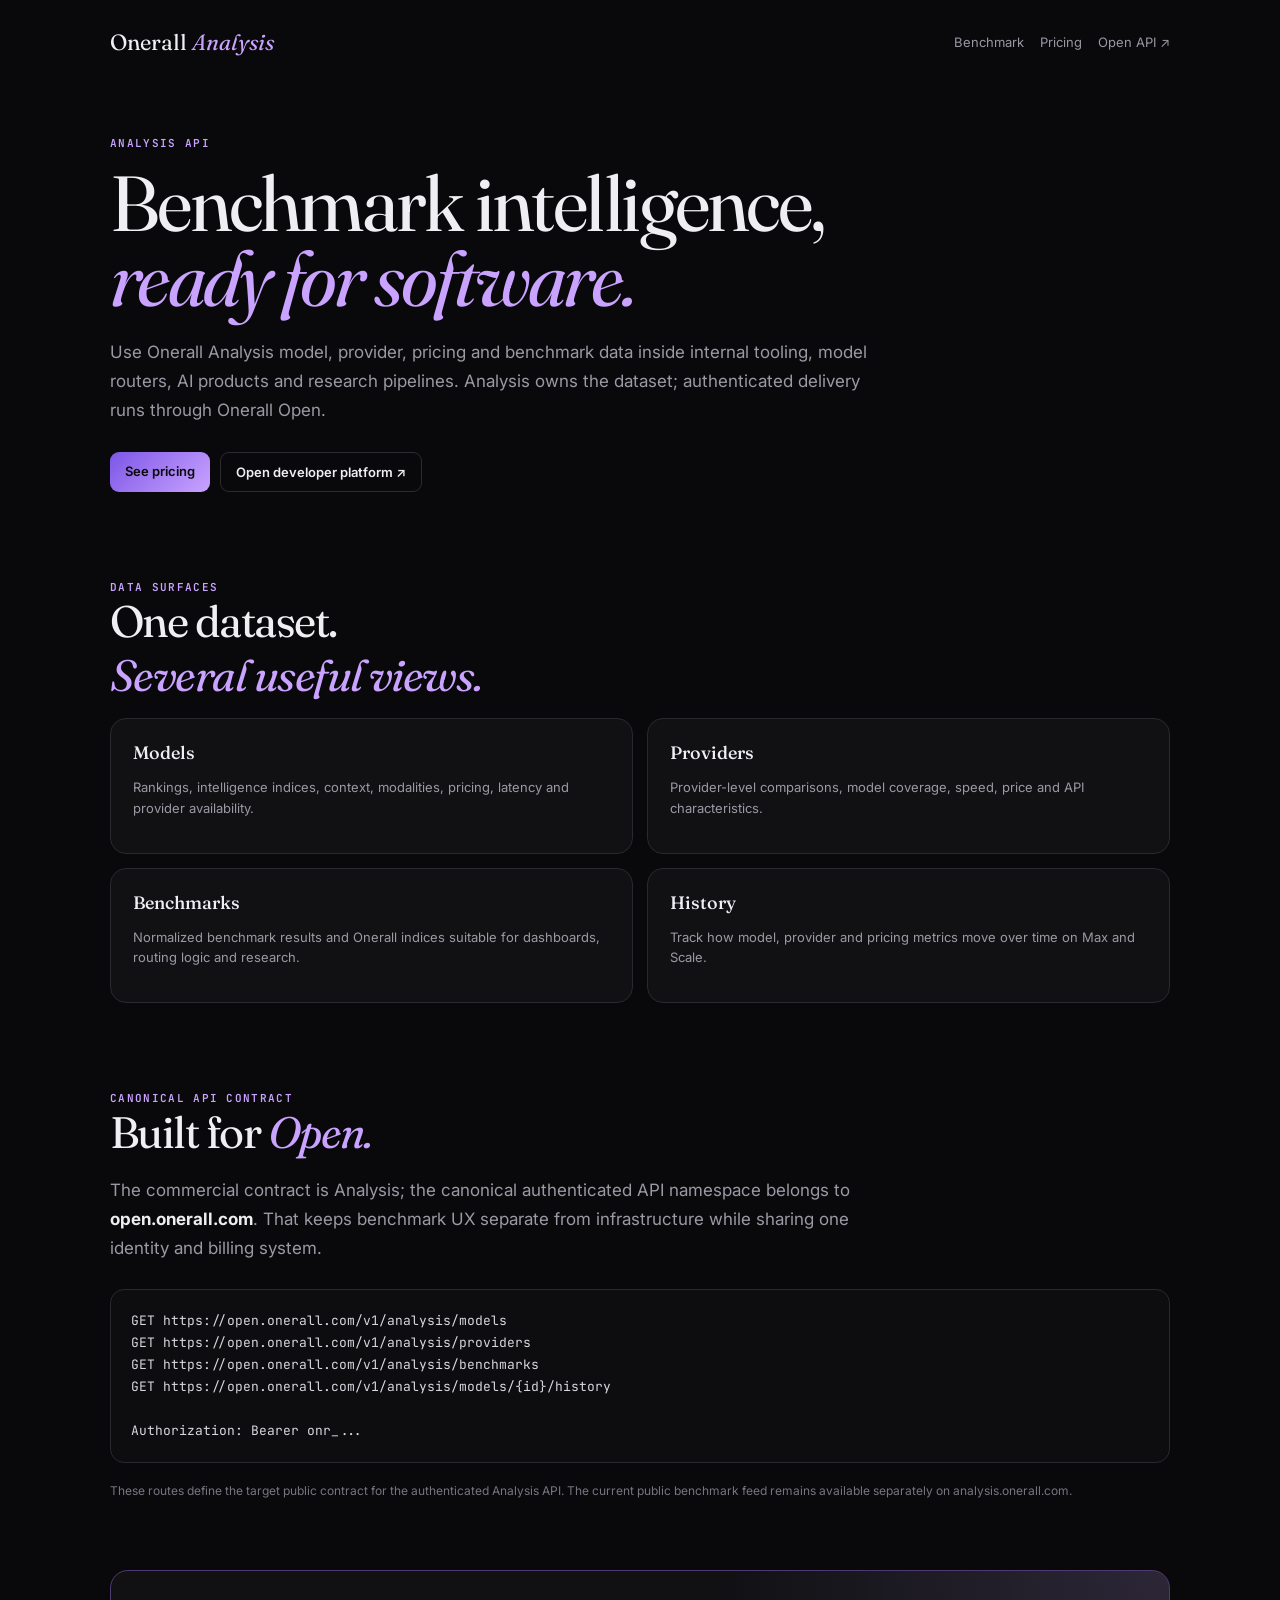
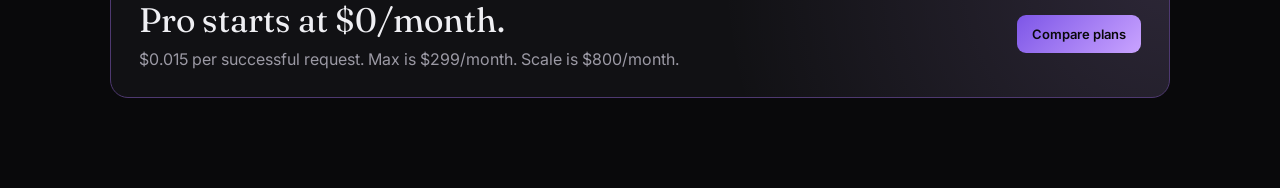
<file: public/api/index.html>
<!DOCTYPE html>
<html lang="en">
<head>
<meta charset="utf-8">
<meta name="viewport" content="width=device-width, initial-scale=1">
<title>Analysis API — Onerall Analysis</title>
<meta name="description" content="Programmatic access to Onerall Analysis model, provider, benchmark and pricing data through Onerall Open.">
<link rel="icon" href="../images/favicon.ico" type="image/x-icon">
<link rel="preconnect" href="https://fonts.googleapis.com">
<link rel="preconnect" href="https://fonts.gstatic.com" crossorigin>
<link rel="stylesheet" href="https://fonts.googleapis.com/css2?family=Fraunces:ital,wght@300..700&family=Inter:wght@400;500;600;700&family=JetBrains+Mono:wght@400;500;600&display=swap">
<style>
body{margin:0;background:#09090b;color:#efeff3;font-family:Inter,system-ui,sans-serif}.wrap{max-width:1060px;margin:auto;padding:28px 24px 90px}a{color:inherit}.nav{display:flex;justify-content:space-between;align-items:center;gap:20px;margin-bottom:80px}.brand{font:400 22px Fraunces,serif;text-decoration:none}.brand em{color:#c9a3ff}.nav div{display:flex;gap:16px;align-items:center}.nav div a{font-size:13px;text-decoration:none;color:#9997a3}.nav div a:hover{color:#fff}.pill{font:600 11px JetBrains Mono,monospace;color:#c9a3ff;text-transform:uppercase;letter-spacing:.12em}h1,h2{font-family:Fraunces,serif;font-weight:400;letter-spacing:-.035em}h1{font-size:clamp(46px,7vw,78px);line-height:.96;margin:16px 0 22px;max-width:850px}h1 em,h2 em{color:#c9a3ff}.lede{color:#9b99a4;line-height:1.7;font-size:17px;max-width:760px}.actions{display:flex;gap:10px;flex-wrap:wrap;margin-top:28px}.btn{border:1px solid #2b2b31;border-radius:9px;padding:11px 15px;text-decoration:none;font-size:13px;font-weight:600}.btn.primary{background:linear-gradient(135deg,#7d56e7,#c9a3ff);color:#09090b;border:0}.section{margin-top:88px}.section h2{font-size:44px;margin:0 0 16px}.grid{display:grid;grid-template-columns:repeat(2,1fr);gap:14px}.card{border:1px solid #29292f;background:#111114;border-radius:16px;padding:22px}.card h3{margin:0 0 8px;font:500 18px Fraunces,serif}.card p{color:#9b99a4;font-size:13px;line-height:1.55}.code{margin-top:26px;border:1px solid #29292f;background:#0d0d10;border-radius:14px;padding:20px;overflow:auto;color:#d8d7dd;font:13px/1.7 JetBrains Mono,monospace}.muted{color:#9b99a4}.pricebar{margin-top:70px;border:1px solid #4e3970;border-radius:18px;padding:28px;background:radial-gradient(circle at 100% 0,rgba(201,163,255,.15),transparent 42%),#111114;display:flex;justify-content:space-between;gap:24px;align-items:center}.pricebar strong{font:400 34px Fraunces,serif}.pricebar p{color:#9b99a4;margin:8px 0 0}.note{margin-top:18px;color:#777580;font-size:12px;line-height:1.6}@media(max-width:720px){.grid{grid-template-columns:1fr}.nav{margin-bottom:55px}.pricebar{flex-direction:column;align-items:flex-start}.nav div a:first-child{display:none}}
</style>
</head>
<body>
<div class="wrap">
  <div class="nav">
    <a class="brand" href="../">Onerall <em>Analysis</em></a>
    <div><a href="../benchmark/">Benchmark</a><a href="../pricing/">Pricing</a><a href="https://open.onerall.com">Open API ↗</a></div>
  </div>

  <div class="pill">Analysis API</div>
  <h1>Benchmark intelligence,<br><em>ready for software.</em></h1>
  <p class="lede">Use Onerall Analysis model, provider, pricing and benchmark data inside internal tooling, model routers, AI products and research pipelines. Analysis owns the dataset; authenticated delivery runs through Onerall Open.</p>
  <div class="actions"><a class="btn primary" href="../pricing/">See pricing</a><a class="btn" href="https://open.onerall.com">Open developer platform ↗</a></div>

  <section class="section">
    <div class="pill">Data surfaces</div>
    <h2>One dataset.<br><em>Several useful views.</em></h2>
    <div class="grid">
      <div class="card"><h3>Models</h3><p>Rankings, intelligence indices, context, modalities, pricing, latency and provider availability.</p></div>
      <div class="card"><h3>Providers</h3><p>Provider-level comparisons, model coverage, speed, price and API characteristics.</p></div>
      <div class="card"><h3>Benchmarks</h3><p>Normalized benchmark results and Onerall indices suitable for dashboards, routing logic and research.</p></div>
      <div class="card"><h3>History</h3><p>Track how model, provider and pricing metrics move over time on Max and Scale.</p></div>
    </div>
  </section>

  <section class="section">
    <div class="pill">Canonical API contract</div>
    <h2>Built for <em>Open.</em></h2>
    <p class="lede">The commercial contract is Analysis; the canonical authenticated API namespace belongs to <strong style="color:#eee">open.onerall.com</strong>. That keeps benchmark UX separate from infrastructure while sharing one identity and billing system.</p>
    <pre class="code">GET https://open.onerall.com/v1/analysis/models
GET https://open.onerall.com/v1/analysis/providers
GET https://open.onerall.com/v1/analysis/benchmarks
GET https://open.onerall.com/v1/analysis/models/{id}/history

Authorization: Bearer onr_...</pre>
    <p class="note">These routes define the target public contract for the authenticated Analysis API. The current public benchmark feed remains available separately on analysis.onerall.com.</p>
  </section>

  <div class="pricebar">
    <div><strong>Pro starts at $0/month.</strong><p>$0.015 per successful request. Max is $299/month. Scale is $800/month.</p></div>
    <a class="btn primary" href="../pricing/">Compare plans</a>
  </div>
</div>
</body>
</html>
</file>
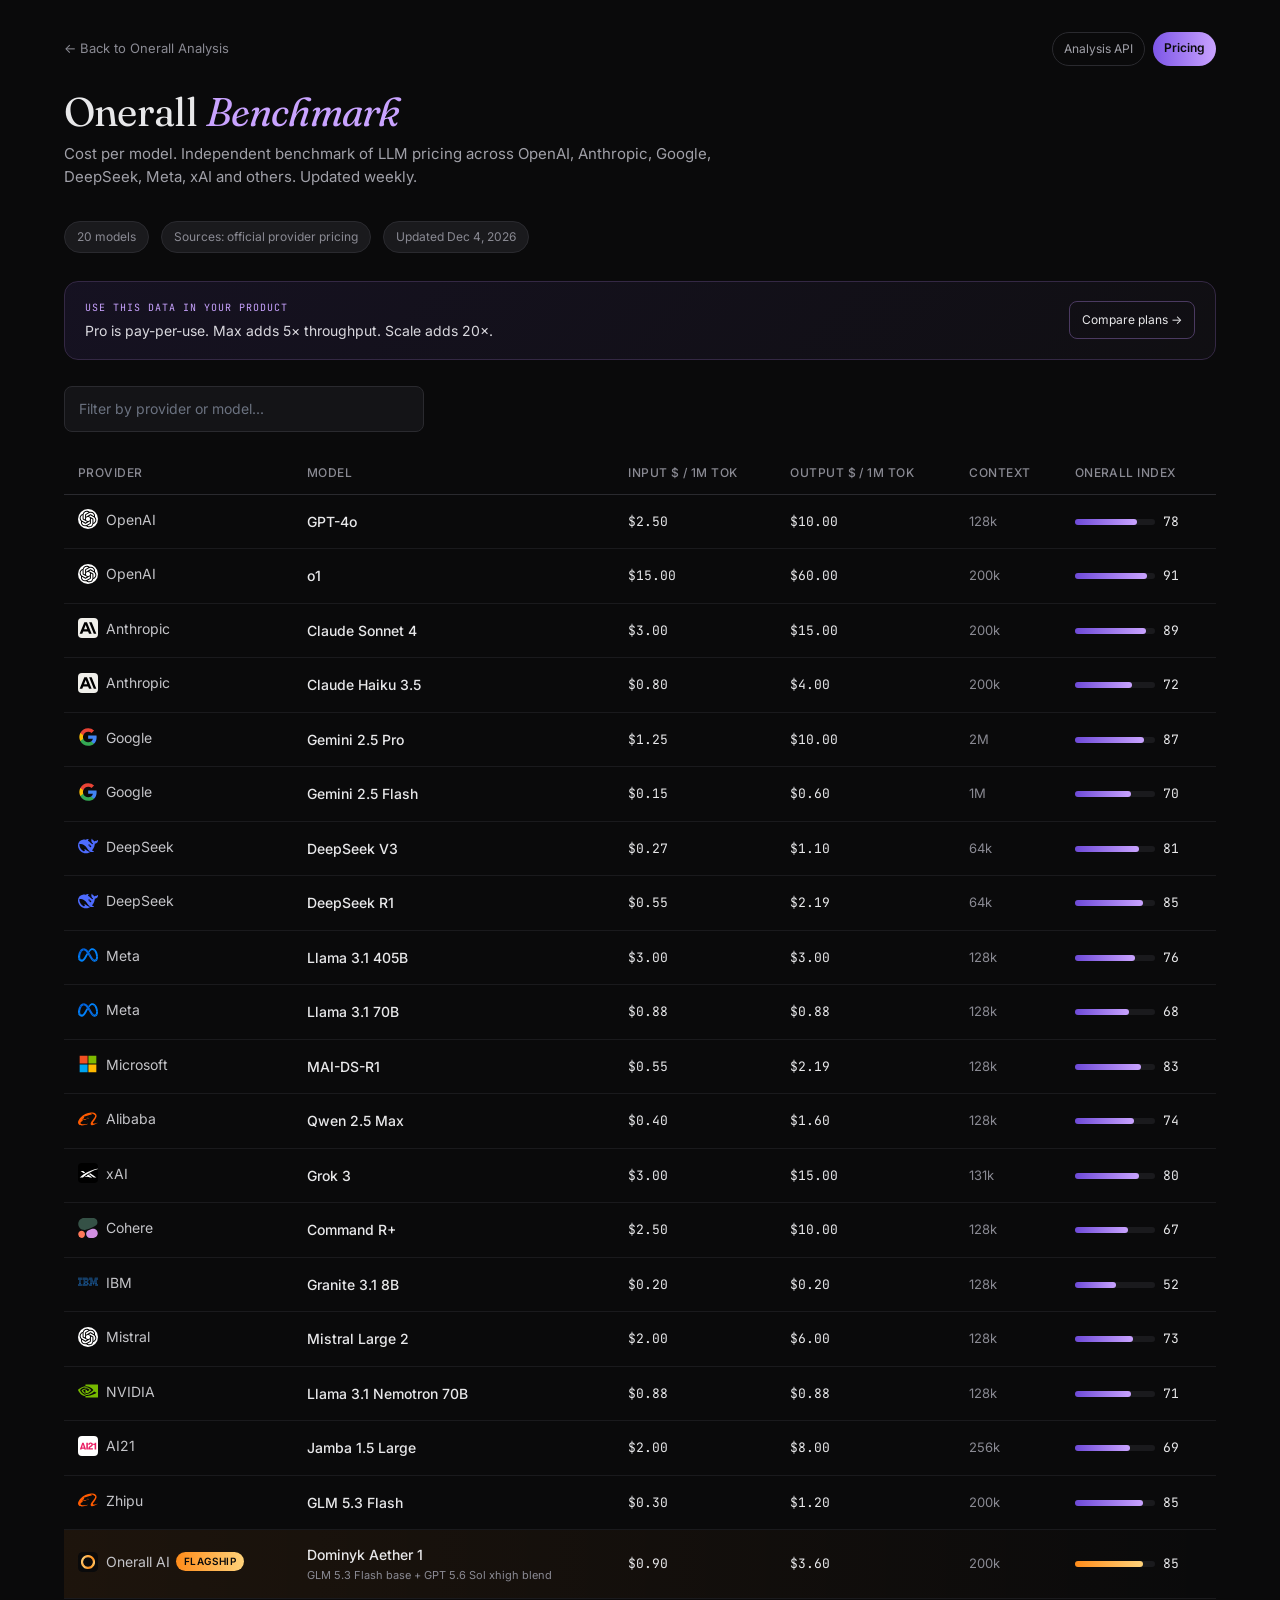
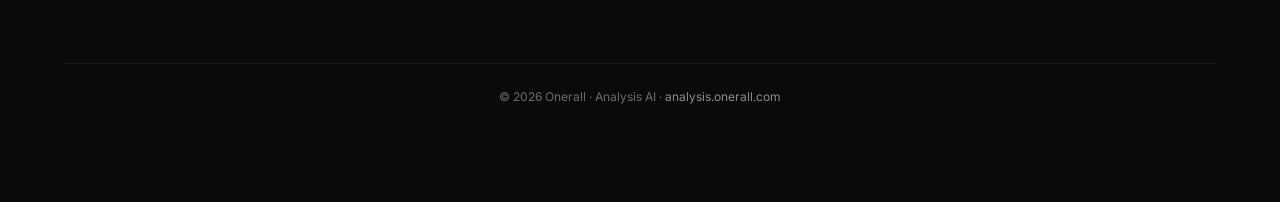
<file: public/benchmark/index.html>
<!DOCTYPE html>
<html lang="en">
<head>
<meta charset="utf-8">
<meta name="viewport" content="width=device-width, initial-scale=1">
<title>Onerall Benchmark — Cost per model | Onerall Analysis AI</title>
<meta name="description" content="Independent benchmark of LLM costs (input and output per 1M tokens) across OpenAI, Anthropic, Google, DeepSeek, Meta, xAI and others. Onerall Benchmark — cost per model, curated by Onerall Analysis AI.">
<meta property="og:title" content="Onerall Benchmark — Cost per model">
<meta property="og:description" content="Independent LLM cost benchmark. Compare input/output prices, context windows and the Onerall Index across 250+ models.">
<meta property="og:url" content="https://analysis.onerall.com/benchmark/">
<meta property="og:type" content="website">
<meta property="og:site_name" content="Onerall Analysis AI">
<meta name="twitter:card" content="summary_large_image">
<link rel="icon" href="../images/favicon.ico" type="image/x-icon">
<link rel="preconnect" href="https://fonts.googleapis.com">
<link rel="preconnect" href="https://fonts.gstatic.com" crossorigin>
<link rel="stylesheet" href="https://fonts.googleapis.com/css2?family=Fraunces:ital,opsz,wght@0,9..144,300..700;1,9..144,300..600&family=Inter:wght@400;500;600;700&family=JetBrains+Mono:wght@400;500;700&display=swap">
<link rel="stylesheet" href="../css/59592d20705592e3.css">
<link rel="stylesheet" href="../css/a11f285c37ac4068.css">
<link rel="stylesheet" href="../css/94121f75d7a13272.css">
<style>
  body { font-family: 'Inter', system-ui, sans-serif; background: #0a0a0b; color: #e8e8ea; margin: 0; }
  .wrap { max-width: 1200px; margin: 0 auto; padding: 32px 24px 96px; }
  .back { color: #8a8a93; text-decoration: none; font-size: 13px; display: inline-flex; gap: 6px; align-items: center; margin-bottom: 24px; }
  .back:hover { color: #e8e8ea; }
  h1 { font-family: 'Fraunces', serif; font-weight: 400; font-size: 40px; line-height: 1.1; margin: 0 0 8px; letter-spacing: -0.02em; }
  h1 em { font-style: italic; color: #c9a3ff; }
  .lede { color: #a0a0a8; font-size: 15px; max-width: 720px; margin: 0 0 32px; line-height: 1.55; }
  .meta { display: flex; gap: 12px; flex-wrap: wrap; margin-bottom: 28px; font-size: 12px; color: #8a8a93; }
  .meta .pill { background: #1a1a1d; border: 1px solid #2a2a2f; border-radius: 999px; padding: 6px 12px; }
  table { width: 100%; border-collapse: collapse; font-size: 14px; }
  th { text-align: left; font-weight: 500; color: #8a8a93; padding: 12px 14px; border-bottom: 1px solid #2a2a2f; font-size: 12px; text-transform: uppercase; letter-spacing: 0.04em; }
  td { padding: 14px; border-bottom: 1px solid #1a1a1d; }
  tr:hover td { background: #141417; }
  td.model { font-weight: 500; }
  td.price { font-family: 'JetBrains Mono', monospace; font-size: 13px; }
  td.ctx { color: #8a8a93; font-size: 13px; }
  td.idx { font-family: 'JetBrains Mono', monospace; font-size: 13px; }
  .idx-bar { display: inline-block; width: 80px; height: 6px; background: #1a1a1d; border-radius: 3px; margin-right: 8px; vertical-align: middle; }
  .idx-bar > i { display: block; height: 100%; background: linear-gradient(90deg, #6e4ad8, #c9a3ff); border-radius: 3px; }
  img.logo { width: 20px; height: 20px; border-radius: 4px; vertical-align: middle; margin-right: 8px; }
  .provider { display: inline-flex; align-items: center; color: #c4c4c8; }
  footer { margin-top: 64px; padding-top: 24px; border-top: 1px solid #1a1a1d; color: #6a6a73; font-size: 12px; text-align: center; }
  footer a { color: #8a8a93; text-decoration: none; }
  footer a:hover { color: #c9a3ff; }
  .search { width: 100%; max-width: 360px; padding: 10px 14px; background: #141417; border: 1px solid #2a2a2f; border-radius: 8px; color: #e8e8ea; font-size: 14px; margin-bottom: 20px; }
  .search:focus { outline: none; border-color: #6e4ad8; }
  .grid-head { display: grid; grid-template-columns: 1fr auto auto auto auto auto; gap: 12px; align-items: center; }
  @media (max-width: 720px) {
    h1 { font-size: 30px; }
    .grid-head, table { font-size: 12px; }
    th:nth-child(6), td:nth-child(6) { display: none; }
  }
</style>
</head>
<body>
<div class="wrap">
  <div style="display:flex;justify-content:space-between;gap:16px;align-items:center;flex-wrap:wrap;margin-bottom:24px">
    <a class="back" href="../" style="margin-bottom:0">← Back to Onerall Analysis</a>
    <div style="display:flex;gap:8px;flex-wrap:wrap">
      <a href="../api/" style="color:#a0a0a8;text-decoration:none;font-size:12px;border:1px solid #2a2a2f;border-radius:999px;padding:7px 11px">Analysis API</a>
      <a href="../pricing/" style="color:#0a0a0b;text-decoration:none;font-size:12px;font-weight:600;background:linear-gradient(90deg,#7d56e7,#c9a3ff);border-radius:999px;padding:7px 11px">Pricing</a>
    </div>
  </div>

  <h1>Onerall <em>Benchmark</em></h1>
  <p class="lede">Cost per model. Independent benchmark of LLM pricing across OpenAI, Anthropic, Google, DeepSeek, Meta, xAI and others. Updated weekly.</p>

  <div class="meta">
    <span class="pill" id="count-pill">— models</span>
    <span class="pill">Sources: official provider pricing</span>
    <span class="pill" id="updated-pill">Updated —</span>
  </div>

  <div style="margin:0 0 26px;border:1px solid #342844;border-radius:14px;padding:18px 20px;background:linear-gradient(135deg,rgba(125,86,231,.10),rgba(201,163,255,.03));display:flex;justify-content:space-between;gap:18px;align-items:center;flex-wrap:wrap">
    <div>
      <div style="font-family:'JetBrains Mono',monospace;font-size:10px;letter-spacing:.1em;text-transform:uppercase;color:#c9a3ff;margin-bottom:5px">Use this data in your product</div>
      <div style="font-size:14px;color:#d9d8de">Pro is pay-per-use. Max adds 5× throughput. Scale adds 20×.</div>
    </div>
    <a href="../pricing/" style="color:#e8e8ea;text-decoration:none;font-size:12px;border:1px solid #4b3a61;border-radius:8px;padding:9px 12px">Compare plans →</a>
  </div>

  <input id="q" class="search" placeholder="Filter by provider or model...">

  <table>
    <thead>
      <tr>
        <th>Provider</th>
        <th>Model</th>
        <th>Input $ / 1M tok</th>
        <th>Output $ / 1M tok</th>
        <th>Context</th>
        <th>Onerall Index</th>
      </tr>
    </thead>
    <tbody id="tbody"></tbody>
  </table>

  <footer>
    © 2026 Onerall · Analysis AI · <a href="../">analysis.onerall.com</a>
  </footer>
</div>

<script>
(async function () {
  const data = await fetch('./data/models.json').then(r => r.json());
  const tbody = document.getElementById('tbody');
  const pill = document.getElementById('count-pill');
  const updated = document.getElementById('updated-pill');
  const q = document.getElementById('q');

  pill.textContent = `${data.length} models`;
  updated.textContent = 'Updated ' + new Date().toLocaleDateString('en-US', { month: 'short', day: 'numeric', year: 'numeric' });

  function render(filter = '') {
    const f = filter.toLowerCase();
    tbody.innerHTML = data
      .filter(r => !f || r.provider.toLowerCase().includes(f) || r.model.toLowerCase().includes(f))
      .map(r => {
        const isOnerall = r.provider === 'Onerall AI';
        return `
        <tr${isOnerall ? ' style="background:linear-gradient(90deg,rgba(255,140,26,.08),transparent)"' : ''}>
          <td><span class="provider"><img class="logo" src="./assets/${r.logo}" alt="${r.provider}" onerror="this.style.visibility='hidden'">${r.provider}${isOnerall ? ' <span style="font-size:10px;background:linear-gradient(90deg,#ff8c1a,#ffd27a);color:#0a0a0b;border-radius:999px;padding:2px 8px;font-weight:600;letter-spacing:.04em;margin-left:6px;vertical-align:middle">FLAGSHIP</span>' : ''}</span></td>
          <td class="model">${r.model}${isOnerall ? '<div style="font-size:11px;color:#8a8a93;font-weight:400;margin-top:2px">GLM 5.3 Flash base + GPT 5.6 Sol xhigh blend</div>' : ''}</td>
          <td class="price">$${r.input.toFixed(2)}</td>
          <td class="price">$${r.output.toFixed(2)}</td>
          <td class="ctx">${r.ctx}</td>
          <td class="idx"><span class="idx-bar"><i style="width:${r.onerall_index}%${isOnerall ? ';background:linear-gradient(90deg,#ff8c1a,#ffd27a)' : ''}"></i></span>${r.onerall_index}</td>
        </tr>
      `}).join('');
  }
  render();
  q.addEventListener('input', e => render(e.target.value));
})();
</script>
</body>
</html>
</file>
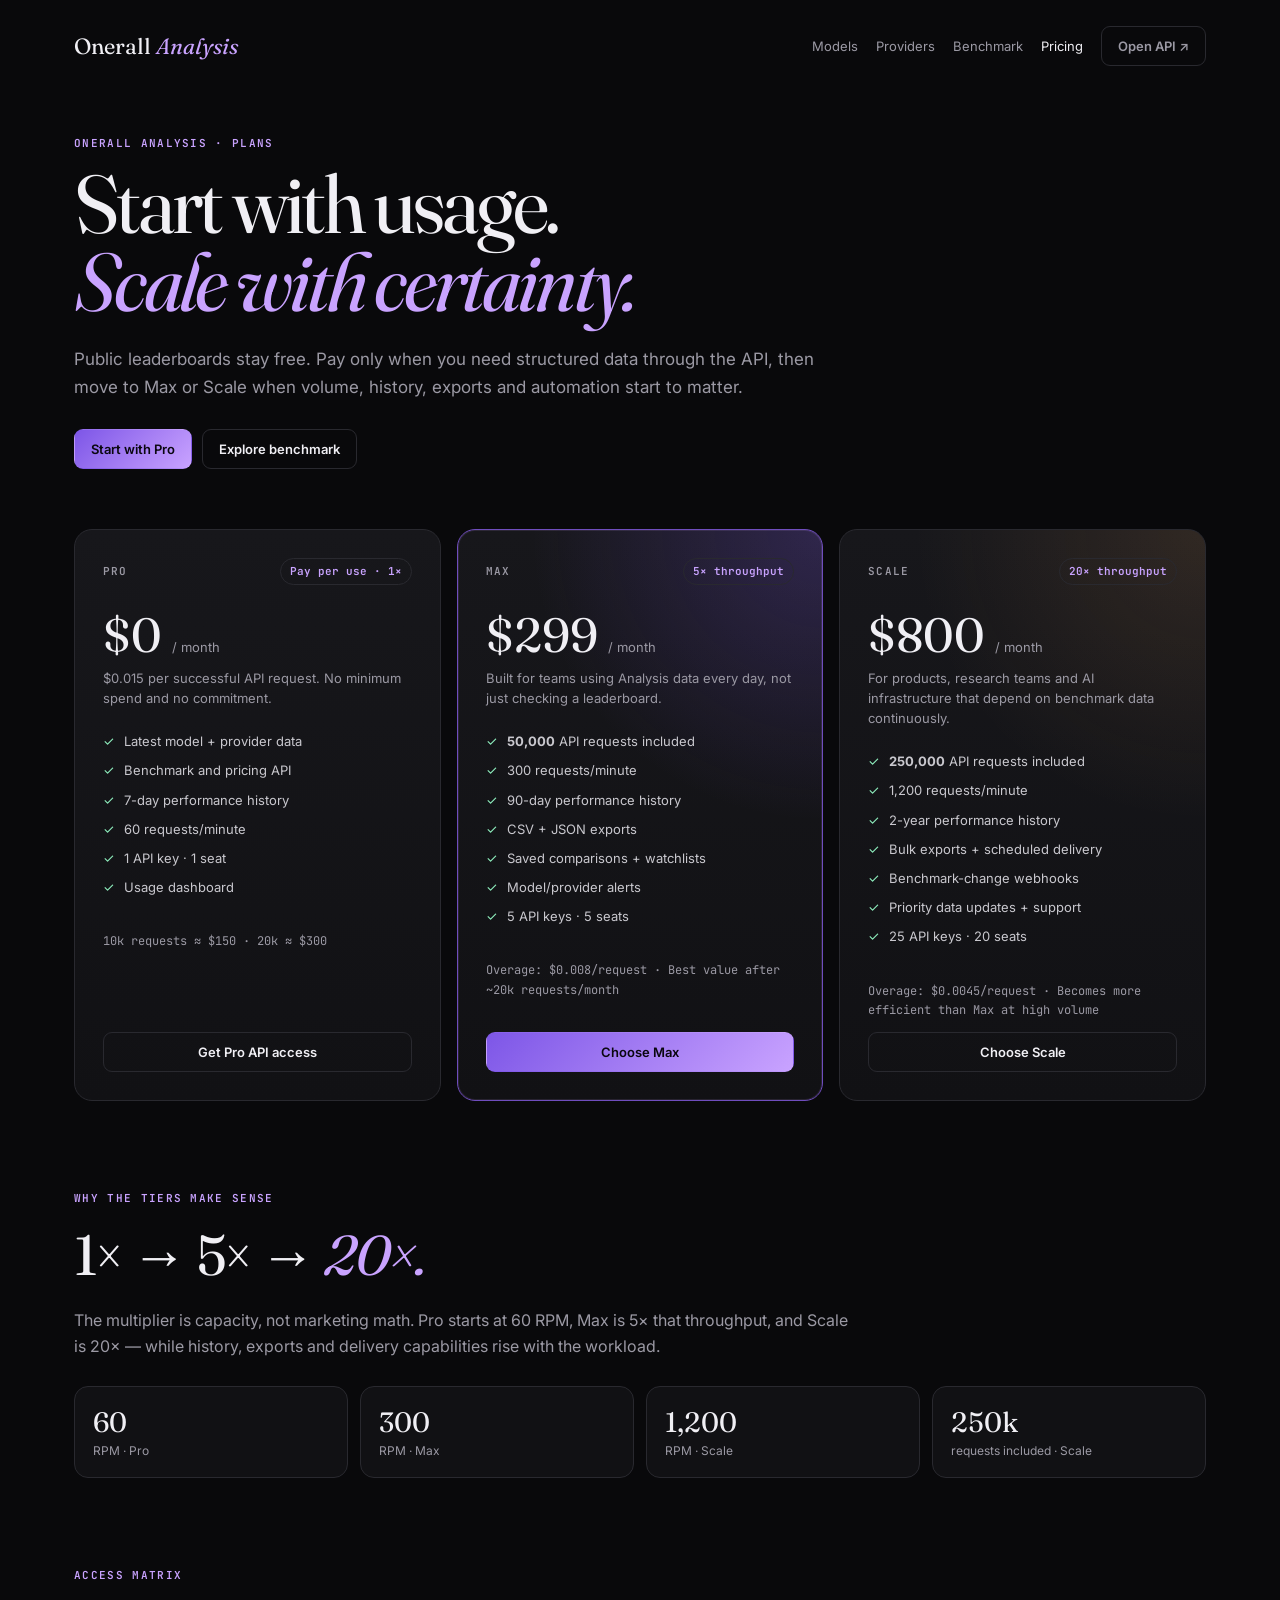
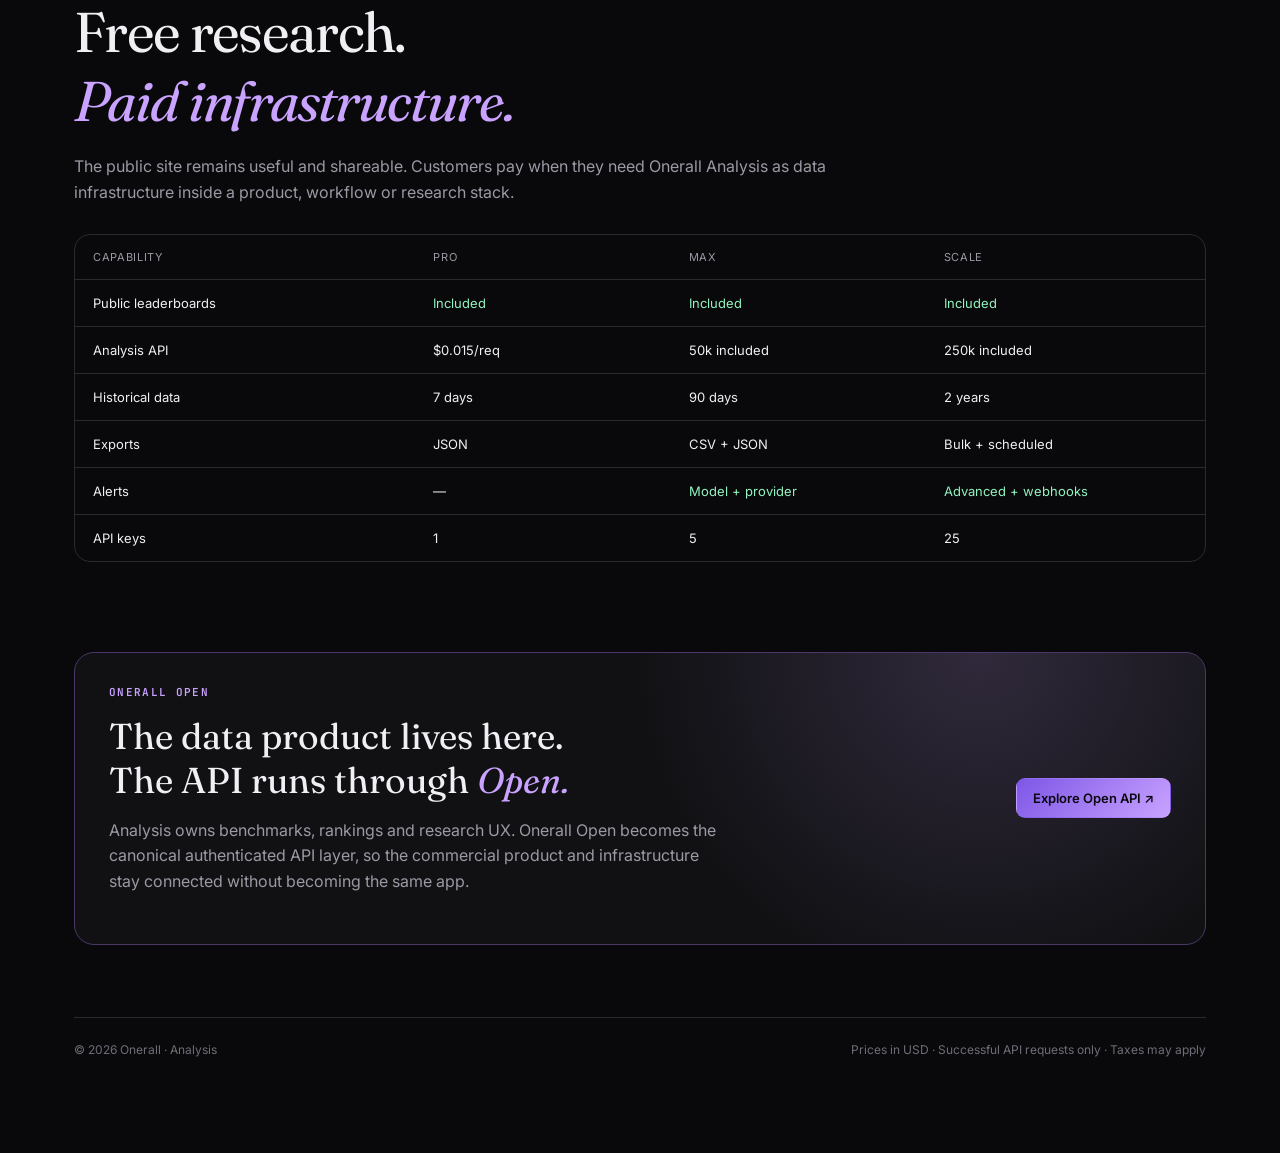
<file: public/pricing/index.html>
<!DOCTYPE html>
<html lang="en">
<head>
<meta charset="utf-8">
<meta name="viewport" content="width=device-width, initial-scale=1">
<title>Pricing — Onerall Analysis</title>
<meta name="description" content="Onerall Analysis pricing: Pro pay-per-use API access, Max at $299/month, and Scale at $800/month for high-volume AI benchmark data.">
<meta property="og:title" content="Onerall Analysis Pricing">
<meta property="og:description" content="Start pay-per-use. Move to Max for 5x throughput or Scale for 20x.">
<meta property="og:url" content="https://analysis.onerall.com/pricing">
<meta property="og:type" content="website">
<link rel="icon" href="../images/favicon.ico" type="image/x-icon">
<link rel="preconnect" href="https://fonts.googleapis.com">
<link rel="preconnect" href="https://fonts.gstatic.com" crossorigin>
<link rel="stylesheet" href="https://fonts.googleapis.com/css2?family=Fraunces:ital,opsz,wght@0,9..144,300..700;1,9..144,300..600&family=Inter:wght@400;500;600;700&family=JetBrains+Mono:wght@400;500;600&display=swap">
<style>
:root{--bg:#09090b;--panel:#111114;--panel2:#17171b;--line:#29292f;--text:#f0eff4;--muted:#9b99a4;--purple:#c9a3ff;--purple2:#7d56e7;--green:#91f3c0;--orange:#ffb366}
*{box-sizing:border-box}html{scroll-behavior:smooth}body{margin:0;background:var(--bg);color:var(--text);font-family:Inter,system-ui,sans-serif}
a{color:inherit}.wrap{max-width:1180px;margin:0 auto;padding:26px 24px 96px}
nav{display:flex;align-items:center;justify-content:space-between;gap:20px;margin-bottom:72px}.brand{font-family:Fraunces,serif;font-size:22px;text-decoration:none}.brand em{font-style:italic;color:var(--purple)}
.links{display:flex;gap:18px;align-items:center;flex-wrap:wrap}.links a{font-size:13px;color:var(--muted);text-decoration:none}.links a:hover,.links a.active{color:var(--text)}
.btn{display:inline-flex;align-items:center;justify-content:center;text-decoration:none;border:1px solid var(--line);border-radius:9px;padding:11px 16px;font-size:13px;font-weight:600;transition:.2s}.btn:hover{transform:translateY(-1px);border-color:#494952}.btn.primary{border-color:transparent;background:linear-gradient(135deg,var(--purple2),var(--purple));color:#0a0710}
.eyebrow{font:600 11px/1 JetBrains Mono,monospace;text-transform:uppercase;letter-spacing:.12em;color:var(--purple);margin-bottom:16px}
h1,h2,h3{font-family:Fraunces,serif;font-weight:400}h1{font-size:clamp(44px,7vw,82px);line-height:.95;letter-spacing:-.045em;max-width:920px;margin:0}h1 em,h2 em{font-style:italic;color:var(--purple)}
.lede{max-width:760px;color:var(--muted);font-size:17px;line-height:1.65;margin:24px 0 0}.hero{margin-bottom:60px}.hero-actions{display:flex;gap:10px;flex-wrap:wrap;margin-top:28px}
.grid{display:grid;grid-template-columns:repeat(3,1fr);gap:16px}.card{border:1px solid var(--line);border-radius:18px;background:linear-gradient(180deg,var(--panel2),var(--panel));padding:28px;display:flex;flex-direction:column;min-height:510px}
.card.featured{border-color:#6f4dbd;box-shadow:0 0 0 1px rgba(201,163,255,.12) inset;background:radial-gradient(circle at top right,rgba(125,86,231,.24),transparent 43%),linear-gradient(180deg,var(--panel2),var(--panel))}
.card.scale{background:radial-gradient(circle at top right,rgba(255,179,102,.11),transparent 43%),linear-gradient(180deg,var(--panel2),var(--panel))}
.topline{display:flex;justify-content:space-between;gap:12px;align-items:center}.kicker{font:600 11px/1 JetBrains Mono,monospace;color:var(--muted);text-transform:uppercase;letter-spacing:.1em}.badge{font:600 11px/1 JetBrains Mono,monospace;padding:7px 9px;border:1px solid var(--line);border-radius:999px;color:var(--purple)}
.price{font-family:Fraunces,serif;font-size:48px;margin:20px 0 4px}.price small{font-family:Inter,sans-serif;font-size:13px;color:var(--muted)}.sub{color:var(--muted);font-size:13px;min-height:40px;line-height:1.55}
.features{padding:0;margin:24px 0;list-style:none;display:grid;gap:11px;color:#c9c8ce;font-size:13px;line-height:1.4}.features li:before{content:"✓";color:var(--green);margin-right:9px}.card .btn{margin-top:auto}
.micro{font:12px/1.6 JetBrains Mono,monospace;color:var(--muted)}.section{margin-top:92px}.section h2{font-size:clamp(34px,5vw,56px);letter-spacing:-.03em;margin:0 0 18px}.section>p{color:var(--muted);line-height:1.65;max-width:780px}
.metrics{display:grid;grid-template-columns:repeat(4,1fr);gap:12px;margin-top:26px}.metric{border:1px solid var(--line);border-radius:14px;padding:18px;background:var(--panel)}.metric strong{display:block;font-family:Fraunces,serif;font-size:28px;font-weight:400}.metric span{font-size:12px;color:var(--muted)}
.table{border:1px solid var(--line);border-radius:16px;overflow:hidden;margin-top:28px}.row{display:grid;grid-template-columns:1.35fr repeat(3,1fr);gap:12px;padding:15px 18px;border-bottom:1px solid var(--line);font-size:13px}.row:last-child{border:0}.row.head{color:var(--muted);font-size:11px;text-transform:uppercase;letter-spacing:.06em}.yes{color:var(--green)}
.callout{margin-top:90px;border:1px solid #4b3768;border-radius:20px;padding:34px;background:radial-gradient(circle at 80% 0%,rgba(201,163,255,.17),transparent 36%),var(--panel);display:flex;justify-content:space-between;align-items:center;gap:24px}.callout h2{font-size:36px;margin:0}.callout p{color:var(--muted);max-width:620px;line-height:1.6}
footer{margin-top:72px;padding-top:24px;border-top:1px solid var(--line);display:flex;justify-content:space-between;gap:20px;flex-wrap:wrap;color:#6f6d78;font-size:12px}
@media(max-width:860px){nav{margin-bottom:48px}.grid{grid-template-columns:1fr}.metrics{grid-template-columns:repeat(2,1fr)}.row{grid-template-columns:1.4fr repeat(3,.8fr)}.callout{align-items:flex-start;flex-direction:column}}
@media(max-width:580px){.links a:nth-child(-n+2){display:none}.wrap{padding-left:18px;padding-right:18px}.metrics{grid-template-columns:1fr 1fr}.table{overflow:auto}.row{min-width:680px}h1{font-size:48px}}
</style>
</head>
<body>
<div class="wrap">
  <nav>
    <a class="brand" href="../">Onerall <em>Analysis</em></a>
    <div class="links">
      <a href="../leaderboards/models">Models</a>
      <a href="../leaderboards/providers">Providers</a>
      <a href="../benchmark/">Benchmark</a>
      <a class="active" href="./">Pricing</a>
      <a class="btn" href="https://open.onerall.com">Open API ↗</a>
    </div>
  </nav>

  <section class="hero">
    <div class="eyebrow">Onerall Analysis · Plans</div>
    <h1>Start with usage.<br><em>Scale with certainty.</em></h1>
    <p class="lede">Public leaderboards stay free. Pay only when you need structured data through the API, then move to Max or Scale when volume, history, exports and automation start to matter.</p>
    <div class="hero-actions">
      <a class="btn primary" href="https://onerall.com/auth?product=analysis&plan=pro">Start with Pro</a>
      <a class="btn" href="../benchmark/">Explore benchmark</a>
    </div>
  </section>

  <section class="grid" id="plans">
    <article class="card">
      <div class="topline"><span class="kicker">Pro</span><span class="badge">Pay per use · 1×</span></div>
      <div class="price">$0 <small>/ month</small></div>
      <div class="sub">$0.015 per successful API request. No minimum spend and no commitment.</div>
      <ul class="features">
        <li>Latest model + provider data</li>
        <li>Benchmark and pricing API</li>
        <li>7-day performance history</li>
        <li>60 requests/minute</li>
        <li>1 API key · 1 seat</li>
        <li>Usage dashboard</li>
      </ul>
      <p class="micro">10k requests ≈ $150 · 20k ≈ $300</p>
      <a class="btn" href="https://onerall.com/auth?product=analysis&plan=pro">Get Pro API access</a>
    </article>

    <article class="card featured">
      <div class="topline"><span class="kicker">Max</span><span class="badge">5× throughput</span></div>
      <div class="price">$299 <small>/ month</small></div>
      <div class="sub">Built for teams using Analysis data every day, not just checking a leaderboard.</div>
      <ul class="features">
        <li><strong>50,000</strong> API requests included</li>
        <li>300 requests/minute</li>
        <li>90-day performance history</li>
        <li>CSV + JSON exports</li>
        <li>Saved comparisons + watchlists</li>
        <li>Model/provider alerts</li>
        <li>5 API keys · 5 seats</li>
      </ul>
      <p class="micro">Overage: $0.008/request · Best value after ~20k requests/month</p>
      <a class="btn primary" href="https://onerall.com/auth?product=analysis&plan=max">Choose Max</a>
    </article>

    <article class="card scale">
      <div class="topline"><span class="kicker">Scale</span><span class="badge">20× throughput</span></div>
      <div class="price">$800 <small>/ month</small></div>
      <div class="sub">For products, research teams and AI infrastructure that depend on benchmark data continuously.</div>
      <ul class="features">
        <li><strong>250,000</strong> API requests included</li>
        <li>1,200 requests/minute</li>
        <li>2-year performance history</li>
        <li>Bulk exports + scheduled delivery</li>
        <li>Benchmark-change webhooks</li>
        <li>Priority data updates + support</li>
        <li>25 API keys · 20 seats</li>
      </ul>
      <p class="micro">Overage: $0.0045/request · Becomes more efficient than Max at high volume</p>
      <a class="btn" href="https://onerall.com/auth?product=analysis&plan=scale">Choose Scale</a>
    </article>
  </section>

  <section class="section">
    <div class="eyebrow">Why the tiers make sense</div>
    <h2>1× → 5× → <em>20×.</em></h2>
    <p>The multiplier is capacity, not marketing math. Pro starts at 60 RPM, Max is 5× that throughput, and Scale is 20× — while history, exports and delivery capabilities rise with the workload.</p>
    <div class="metrics">
      <div class="metric"><strong>60</strong><span>RPM · Pro</span></div>
      <div class="metric"><strong>300</strong><span>RPM · Max</span></div>
      <div class="metric"><strong>1,200</strong><span>RPM · Scale</span></div>
      <div class="metric"><strong>250k</strong><span>requests included · Scale</span></div>
    </div>
  </section>

  <section class="section">
    <div class="eyebrow">Access matrix</div>
    <h2>Free research.<br><em>Paid infrastructure.</em></h2>
    <p>The public site remains useful and shareable. Customers pay when they need Onerall Analysis as data infrastructure inside a product, workflow or research stack.</p>
    <div class="table">
      <div class="row head"><div>Capability</div><div>Pro</div><div>Max</div><div>Scale</div></div>
      <div class="row"><div>Public leaderboards</div><div class="yes">Included</div><div class="yes">Included</div><div class="yes">Included</div></div>
      <div class="row"><div>Analysis API</div><div>$0.015/req</div><div>50k included</div><div>250k included</div></div>
      <div class="row"><div>Historical data</div><div>7 days</div><div>90 days</div><div>2 years</div></div>
      <div class="row"><div>Exports</div><div>JSON</div><div>CSV + JSON</div><div>Bulk + scheduled</div></div>
      <div class="row"><div>Alerts</div><div>—</div><div class="yes">Model + provider</div><div class="yes">Advanced + webhooks</div></div>
      <div class="row"><div>API keys</div><div>1</div><div>5</div><div>25</div></div>
    </div>
  </section>

  <section class="callout">
    <div>
      <div class="eyebrow">Onerall Open</div>
      <h2>The data product lives here.<br>The API runs through <em>Open.</em></h2>
      <p>Analysis owns benchmarks, rankings and research UX. Onerall Open becomes the canonical authenticated API layer, so the commercial product and infrastructure stay connected without becoming the same app.</p>
    </div>
    <a class="btn primary" href="https://open.onerall.com">Explore Open API ↗</a>
  </section>

  <footer>
    <span>© 2026 Onerall · Analysis</span>
    <span>Prices in USD · Successful API requests only · Taxes may apply</span>
  </footer>
</div>
</body>
</html>
</file>
<file: public/css/a11f285c37ac4068.css>
@font-face{font-family:suisseIntl;src:url(../fonts/5fc57f0bdf4f18a4-s.p.woff2) format("woff2");font-display:swap;font-weight:300;font-style:normal}@font-face{font-family:suisseIntl;src:url(../fonts/33b0a75b30dd1c81-s.p.woff2) format("woff2");font-display:swap;font-weight:400;font-style:normal}@font-face{font-family:suisseIntl;src:url(../fonts/09d69b6d2cb2dadb-s.p.woff2) format("woff2");font-display:swap;font-weight:500;font-style:normal}@font-face{font-family:suisseIntl Fallback;src:local("Arial");ascent-override:95.72%;descent-override:30.20%;line-gap-override:0.00%;size-adjust:103.00%}.__className_6fa1ea{font-family:suisseIntl,suisseIntl Fallback}.__variable_6fa1ea{--font-sans:"suisseIntl","suisseIntl Fallback"}@font-face{font-family:"victorSerifBasic";src:url(../fonts/2894d3242f139187-s.p.woff2) format("woff2");font-display:swap;font-weight:500;font-style:normal}@font-face{font-family:"victorSerifBasic";src:url(../fonts/7ed4844278386875-s.p.woff2) format("woff2");font-display:swap;font-weight:600;font-style:normal}@font-face{font-family:"victorSerifBasic Fallback";src:local("Arial");ascent-override:109.16%;descent-override:25.67%;line-gap-override:0.00%;size-adjust:97.02%}.__className_cefbf4{font-family:"victorSerifBasic","victorSerifBasic Fallback"}.__variable_cefbf4{--font-serif:"victorSerifBasic","victorSerifBasic Fallback"}
</file>
<file: public/css/94121f75d7a13272.css>
@font-face{font-display:block;font-family:KaTeX_AMS;font-style:normal;font-weight:400;src:url(../fonts/KaTeX_AMS-Regular.a79f1c31.woff2) format("woff2"),url(../fonts/KaTeX_AMS-Regular.1608a09b.woff) format("woff"),url(../fonts/KaTeX_AMS-Regular.4aafdb68.ttf) format("truetype")}@font-face{font-display:block;font-family:KaTeX_Caligraphic;font-style:normal;font-weight:700;src:url(../fonts/KaTeX_Caligraphic-Bold.ec17d132.woff2) format("woff2"),url(../fonts/KaTeX_Caligraphic-Bold.b6770918.woff) format("woff"),url(../fonts/KaTeX_Caligraphic-Bold.cce5b8ec.ttf) format("truetype")}@font-face{font-display:block;font-family:KaTeX_Caligraphic;font-style:normal;font-weight:400;src:url(../fonts/KaTeX_Caligraphic-Regular.55fac258.woff2) format("woff2"),url(../fonts/KaTeX_Caligraphic-Regular.dad44a7f.woff) format("woff"),url(../fonts/KaTeX_Caligraphic-Regular.07ef19e7.ttf) format("truetype")}@font-face{font-display:block;font-family:KaTeX_Fraktur;font-style:normal;font-weight:700;src:url(../fonts/KaTeX_Fraktur-Bold.d42a5579.woff2) format("woff2"),url(../fonts/KaTeX_Fraktur-Bold.9f256b85.woff) format("woff"),url(../fonts/KaTeX_Fraktur-Bold.b18f59e1.ttf) format("truetype")}@font-face{font-display:block;font-family:KaTeX_Fraktur;font-style:normal;font-weight:400;src:url(../fonts/KaTeX_Fraktur-Regular.d3c882a6.woff2) format("woff2"),url(../fonts/KaTeX_Fraktur-Regular.7c187121.woff) format("woff"),url(../fonts/KaTeX_Fraktur-Regular.ed38e79f.ttf) format("truetype")}@font-face{font-display:block;font-family:KaTeX_Main;font-style:normal;font-weight:700;src:url(../fonts/KaTeX_Main-Bold.c3fb5ac2.woff2) format("woff2"),url(../fonts/KaTeX_Main-Bold.d181c465.woff) format("woff"),url(../fonts/KaTeX_Main-Bold.b74a1a8b.ttf) format("truetype")}@font-face{font-display:block;font-family:KaTeX_Main;font-style:italic;font-weight:700;src:url(../fonts/KaTeX_Main-BoldItalic.6f2bb1df.woff2) format("woff2"),url(../fonts/KaTeX_Main-BoldItalic.e3f82f9d.woff) format("woff"),url(../fonts/KaTeX_Main-BoldItalic.70d8b0a5.ttf) format("truetype")}@font-face{font-display:block;font-family:KaTeX_Main;font-style:italic;font-weight:400;src:url(../fonts/KaTeX_Main-Italic.8916142b.woff2) format("woff2"),url(../fonts/KaTeX_Main-Italic.9024d815.woff) format("woff"),url(../fonts/KaTeX_Main-Italic.47373d1e.ttf) format("truetype")}@font-face{font-display:block;font-family:KaTeX_Main;font-style:normal;font-weight:400;src:url(../fonts/KaTeX_Main-Regular.0462f03b.woff2) format("woff2"),url(../fonts/KaTeX_Main-Regular.7f51fe03.woff) format("woff"),url(../fonts/KaTeX_Main-Regular.b7f8fe9b.ttf) format("truetype")}@font-face{font-display:block;font-family:KaTeX_Math;font-style:italic;font-weight:700;src:url(../fonts/KaTeX_Math-BoldItalic.572d331f.woff2) format("woff2"),url(../fonts/KaTeX_Math-BoldItalic.f1035d8d.woff) format("woff"),url(../fonts/KaTeX_Math-BoldItalic.a879cf83.ttf) format("truetype")}@font-face{font-display:block;font-family:KaTeX_Math;font-style:italic;font-weight:400;src:url(../fonts/KaTeX_Math-Italic.f28c23ac.woff2) format("woff2"),url(../fonts/KaTeX_Math-Italic.5295ba48.woff) format("woff"),url(../fonts/KaTeX_Math-Italic.939bc644.ttf) format("truetype")}@font-face{font-display:block;font-family:"KaTeX_SansSerif";font-style:normal;font-weight:700;src:url(../fonts/KaTeX_SansSerif-Bold.8c5b5494.woff2) format("woff2"),url(../fonts/KaTeX_SansSerif-Bold.bf59d231.woff) format("woff"),url(../fonts/KaTeX_SansSerif-Bold.94e1e8dc.ttf) format("truetype")}@font-face{font-display:block;font-family:"KaTeX_SansSerif";font-style:italic;font-weight:400;src:url(../fonts/KaTeX_SansSerif-Italic.3b1e59b3.woff2) format("woff2"),url(../fonts/KaTeX_SansSerif-Italic.7c9bc82b.woff) format("woff"),url(../fonts/KaTeX_SansSerif-Italic.b4c20c84.ttf) format("truetype")}@font-face{font-display:block;font-family:"KaTeX_SansSerif";font-style:normal;font-weight:400;src:url(../fonts/KaTeX_SansSerif-Regular.ba21ed5f.woff2) format("woff2"),url(../fonts/KaTeX_SansSerif-Regular.74048478.woff) format("woff"),url(../fonts/KaTeX_SansSerif-Regular.d4d7ba48.ttf) format("truetype")}@font-face{font-display:block;font-family:KaTeX_Script;font-style:normal;font-weight:400;src:url(../fonts/KaTeX_Script-Regular.03e9641d.woff2) format("woff2"),url(../fonts/KaTeX_Script-Regular.07505710.woff) format("woff"),url(../fonts/KaTeX_Script-Regular.fe9cbbe1.ttf) format("truetype")}@font-face{font-display:block;font-family:KaTeX_Size1;font-style:normal;font-weight:400;src:url(../fonts/KaTeX_Size1-Regular.eae34984.woff2) format("woff2"),url(../fonts/KaTeX_Size1-Regular.e1e279cb.woff) format("woff"),url(../fonts/KaTeX_Size1-Regular.fabc004a.ttf) format("truetype")}@font-face{font-display:block;font-family:KaTeX_Size2;font-style:normal;font-weight:400;src:url(../fonts/KaTeX_Size2-Regular.5916a24f.woff2) format("woff2"),url(../fonts/KaTeX_Size2-Regular.57727022.woff) format("woff"),url(../fonts/KaTeX_Size2-Regular.d6b476ec.ttf) format("truetype")}@font-face{font-display:block;font-family:KaTeX_Size3;font-style:normal;font-weight:400;src:url(../fonts/KaTeX_Size3-Regular.b4230e7e.woff2) format("woff2"),url(../fonts/KaTeX_Size3-Regular.9acaf01c.woff) format("woff"),url(../fonts/KaTeX_Size3-Regular.a144ef58.ttf) format("truetype")}@font-face{font-display:block;font-family:KaTeX_Size4;font-style:normal;font-weight:400;src:url(../fonts/KaTeX_Size4-Regular.10d95fd3.woff2) format("woff2"),url(../fonts/KaTeX_Size4-Regular.7a996c9d.woff) format("woff"),url(../fonts/KaTeX_Size4-Regular.fbccdabe.ttf) format("truetype")}@font-face{font-display:block;font-family:KaTeX_Typewriter;font-style:normal;font-weight:400;src:url(../fonts/KaTeX_Typewriter-Regular.a8709e36.woff2) format("woff2"),url(../fonts/KaTeX_Typewriter-Regular.6258592b.woff) format("woff"),url(../fonts/KaTeX_Typewriter-Regular.d97aaf4a.ttf) format("truetype")}.katex{font:normal 1.21em KaTeX_Main,Times New Roman,serif;line-height:1.2;text-indent:0;text-rendering:auto}.katex *{-ms-high-contrast-adjust:none!important;border-color:currentColor}.katex .katex-version:after{content:"0.16.27"}.katex .katex-mathml{clip:rect(1px,1px,1px,1px);border:0;height:1px;overflow:hidden;padding:0;position:absolute;width:1px}.katex .katex-html>.newline{display:block}.katex .base{position:relative;white-space:nowrap;width:-moz-min-content;width:min-content}.katex .base,.katex .strut{display:inline-block}.katex .textbf{font-weight:700}.katex .textit{font-style:italic}.katex .textrm{font-family:KaTeX_Main}.katex .textsf{font-family:KaTeX_SansSerif}.katex .texttt{font-family:KaTeX_Typewriter}.katex .mathnormal{font-family:KaTeX_Math;font-style:italic}.katex .mathit{font-family:KaTeX_Main;font-style:italic}.katex .mathrm{font-style:normal}.katex .mathbf{font-family:KaTeX_Main;font-weight:700}.katex .boldsymbol{font-family:KaTeX_Math;font-style:italic;font-weight:700}.katex .amsrm,.katex .mathbb,.katex .textbb{font-family:KaTeX_AMS}.katex .mathcal{font-family:KaTeX_Caligraphic}.katex .mathfrak,.katex .textfrak{font-family:KaTeX_Fraktur}.katex .mathboldfrak,.katex .textboldfrak{font-family:KaTeX_Fraktur;font-weight:700}.katex .mathtt{font-family:KaTeX_Typewriter}.katex .mathscr,.katex .textscr{font-family:KaTeX_Script}.katex .mathsf,.katex .textsf{font-family:KaTeX_SansSerif}.katex .mathboldsf,.katex .textboldsf{font-family:KaTeX_SansSerif;font-weight:700}.katex .mathitsf,.katex .mathsfit,.katex .textitsf{font-family:KaTeX_SansSerif;font-style:italic}.katex .mainrm{font-family:KaTeX_Main;font-style:normal}.katex .vlist-t{border-collapse:collapse;display:inline-table;table-layout:fixed}.katex .vlist-r{display:table-row}.katex .vlist{display:table-cell;position:relative;vertical-align:bottom}.katex .vlist>span{display:block;height:0;position:relative}.katex .vlist>span>span{display:inline-block}.katex .vlist>span>.pstrut{overflow:hidden;width:0}.katex .vlist-t2{margin-right:-2px}.katex .vlist-s{display:table-cell;font-size:1px;min-width:2px;vertical-align:bottom;width:2px}.katex .vbox{align-items:baseline;display:inline-flex;flex-direction:column}.katex .hbox{width:100%}.katex .hbox,.katex .thinbox{display:inline-flex;flex-direction:row}.katex .thinbox{max-width:0;width:0}.katex .msupsub{text-align:left}.katex .mfrac>span>span{text-align:center}.katex .mfrac .frac-line{border-bottom-style:solid;display:inline-block;width:100%}.katex .hdashline,.katex .hline,.katex .mfrac .frac-line,.katex .overline .overline-line,.katex .rule,.katex .underline .underline-line{min-height:1px}.katex .mspace{display:inline-block}.katex .clap,.katex .llap,.katex .rlap{position:relative;width:0}.katex .clap>.inner,.katex .llap>.inner,.katex .rlap>.inner{position:absolute}.katex .clap>.fix,.katex .llap>.fix,.katex .rlap>.fix{display:inline-block}.katex .llap>.inner{right:0}.katex .clap>.inner,.katex .rlap>.inner{left:0}.katex .clap>.inner>span{margin-left:-50%;margin-right:50%}.katex .rule{border:0 solid;display:inline-block;position:relative}.katex .hline,.katex .overline .overline-line,.katex .underline .underline-line{border-bottom-style:solid;display:inline-block;width:100%}.katex .hdashline{border-bottom-style:dashed;display:inline-block;width:100%}.katex .sqrt>.root{margin-left:.2777777778em;margin-right:-.5555555556em}.katex .fontsize-ensurer.reset-size1.size1,.katex .sizing.reset-size1.size1{font-size:1em}.katex .fontsize-ensurer.reset-size1.size2,.katex .sizing.reset-size1.size2{font-size:1.2em}.katex .fontsize-ensurer.reset-size1.size3,.katex .sizing.reset-size1.size3{font-size:1.4em}.katex .fontsize-ensurer.reset-size1.size4,.katex .sizing.reset-size1.size4{font-size:1.6em}.katex .fontsize-ensurer.reset-size1.size5,.katex .sizing.reset-size1.size5{font-size:1.8em}.katex .fontsize-ensurer.reset-size1.size6,.katex .sizing.reset-size1.size6{font-size:2em}.katex .fontsize-ensurer.reset-size1.size7,.katex .sizing.reset-size1.size7{font-size:2.4em}.katex .fontsize-ensurer.reset-size1.size8,.katex .sizing.reset-size1.size8{font-size:2.88em}.katex .fontsize-ensurer.reset-size1.size9,.katex .sizing.reset-size1.size9{font-size:3.456em}.katex .fontsize-ensurer.reset-size1.size10,.katex .sizing.reset-size1.size10{font-size:4.148em}.katex .fontsize-ensurer.reset-size1.size11,.katex .sizing.reset-size1.size11{font-size:4.976em}.katex .fontsize-ensurer.reset-size2.size1,.katex .sizing.reset-size2.size1{font-size:.8333333333em}.katex .fontsize-ensurer.reset-size2.size2,.katex .sizing.reset-size2.size2{font-size:1em}.katex .fontsize-ensurer.reset-size2.size3,.katex .sizing.reset-size2.size3{font-size:1.1666666667em}.katex .fontsize-ensurer.reset-size2.size4,.katex .sizing.reset-size2.size4{font-size:1.3333333333em}.katex .fontsize-ensurer.reset-size2.size5,.katex .sizing.reset-size2.size5{font-size:1.5em}.katex .fontsize-ensurer.reset-size2.size6,.katex .sizing.reset-size2.size6{font-size:1.6666666667em}.katex .fontsize-ensurer.reset-size2.size7,.katex .sizing.reset-size2.size7{font-size:2em}.katex .fontsize-ensurer.reset-size2.size8,.katex .sizing.reset-size2.size8{font-size:2.4em}.katex .fontsize-ensurer.reset-size2.size9,.katex .sizing.reset-size2.size9{font-size:2.88em}.katex .fontsize-ensurer.reset-size2.size10,.katex .sizing.reset-size2.size10{font-size:3.4566666667em}.katex .fontsize-ensurer.reset-size2.size11,.katex .sizing.reset-size2.size11{font-size:4.1466666667em}.katex .fontsize-ensurer.reset-size3.size1,.katex .sizing.reset-size3.size1{font-size:.7142857143em}.katex .fontsize-ensurer.reset-size3.size2,.katex .sizing.reset-size3.size2{font-size:.8571428571em}.katex .fontsize-ensurer.reset-size3.size3,.katex .sizing.reset-size3.size3{font-size:1em}.katex .fontsize-ensurer.reset-size3.size4,.katex .sizing.reset-size3.size4{font-size:1.1428571429em}.katex .fontsize-ensurer.reset-size3.size5,.katex .sizing.reset-size3.size5{font-size:1.2857142857em}.katex .fontsize-ensurer.reset-size3.size6,.katex .sizing.reset-size3.size6{font-size:1.4285714286em}.katex .fontsize-ensurer.reset-size3.size7,.katex .sizing.reset-size3.size7{font-size:1.7142857143em}.katex .fontsize-ensurer.reset-size3.size8,.katex .sizing.reset-size3.size8{font-size:2.0571428571em}.katex .fontsize-ensurer.reset-size3.size9,.katex .sizing.reset-size3.size9{font-size:2.4685714286em}.katex .fontsize-ensurer.reset-size3.size10,.katex .sizing.reset-size3.size10{font-size:2.9628571429em}.katex .fontsize-ensurer.reset-size3.size11,.katex .sizing.reset-size3.size11{font-size:3.5542857143em}.katex .fontsize-ensurer.reset-size4.size1,.katex .sizing.reset-size4.size1{font-size:.625em}.katex .fontsize-ensurer.reset-size4.size2,.katex .sizing.reset-size4.size2{font-size:.75em}.katex .fontsize-ensurer.reset-size4.size3,.katex .sizing.reset-size4.size3{font-size:.875em}.katex .fontsize-ensurer.reset-size4.size4,.katex .sizing.reset-size4.size4{font-size:1em}.katex .fontsize-ensurer.reset-size4.size5,.katex .sizing.reset-size4.size5{font-size:1.125em}.katex .fontsize-ensurer.reset-size4.size6,.katex .sizing.reset-size4.size6{font-size:1.25em}.katex .fontsize-ensurer.reset-size4.size7,.katex .sizing.reset-size4.size7{font-size:1.5em}.katex .fontsize-ensurer.reset-size4.size8,.katex .sizing.reset-size4.size8{font-size:1.8em}.katex .fontsize-ensurer.reset-size4.size9,.katex .sizing.reset-size4.size9{font-size:2.16em}.katex .fontsize-ensurer.reset-size4.size10,.katex .sizing.reset-size4.size10{font-size:2.5925em}.katex .fontsize-ensurer.reset-size4.size11,.katex .sizing.reset-size4.size11{font-size:3.11em}.katex .fontsize-ensurer.reset-size5.size1,.katex .sizing.reset-size5.size1{font-size:.5555555556em}.katex .fontsize-ensurer.reset-size5.size2,.katex .sizing.reset-size5.size2{font-size:.6666666667em}.katex .fontsize-ensurer.reset-size5.size3,.katex .sizing.reset-size5.size3{font-size:.7777777778em}.katex .fontsize-ensurer.reset-size5.size4,.katex .sizing.reset-size5.size4{font-size:.8888888889em}.katex .fontsize-ensurer.reset-size5.size5,.katex .sizing.reset-size5.size5{font-size:1em}.katex .fontsize-ensurer.reset-size5.size6,.katex .sizing.reset-size5.size6{font-size:1.1111111111em}.katex .fontsize-ensurer.reset-size5.size7,.katex .sizing.reset-size5.size7{font-size:1.3333333333em}.katex .fontsize-ensurer.reset-size5.size8,.katex .sizing.reset-size5.size8{font-size:1.6em}.katex .fontsize-ensurer.reset-size5.size9,.katex .sizing.reset-size5.size9{font-size:1.92em}.katex .fontsize-ensurer.reset-size5.size10,.katex .sizing.reset-size5.size10{font-size:2.3044444444em}.katex .fontsize-ensurer.reset-size5.size11,.katex .sizing.reset-size5.size11{font-size:2.7644444444em}.katex .fontsize-ensurer.reset-size6.size1,.katex .sizing.reset-size6.size1{font-size:.5em}.katex .fontsize-ensurer.reset-size6.size2,.katex .sizing.reset-size6.size2{font-size:.6em}.katex .fontsize-ensurer.reset-size6.size3,.katex .sizing.reset-size6.size3{font-size:.7em}.katex .fontsize-ensurer.reset-size6.size4,.katex .sizing.reset-size6.size4{font-size:.8em}.katex .fontsize-ensurer.reset-size6.size5,.katex .sizing.reset-size6.size5{font-size:.9em}.katex .fontsize-ensurer.reset-size6.size6,.katex .sizing.reset-size6.size6{font-size:1em}.katex .fontsize-ensurer.reset-size6.size7,.katex .sizing.reset-size6.size7{font-size:1.2em}.katex .fontsize-ensurer.reset-size6.size8,.katex .sizing.reset-size6.size8{font-size:1.44em}.katex .fontsize-ensurer.reset-size6.size9,.katex .sizing.reset-size6.size9{font-size:1.728em}.katex .fontsize-ensurer.reset-size6.size10,.katex .sizing.reset-size6.size10{font-size:2.074em}.katex .fontsize-ensurer.reset-size6.size11,.katex .sizing.reset-size6.size11{font-size:2.488em}.katex .fontsize-ensurer.reset-size7.size1,.katex .sizing.reset-size7.size1{font-size:.4166666667em}.katex .fontsize-ensurer.reset-size7.size2,.katex .sizing.reset-size7.size2{font-size:.5em}.katex .fontsize-ensurer.reset-size7.size3,.katex .sizing.reset-size7.size3{font-size:.5833333333em}.katex .fontsize-ensurer.reset-size7.size4,.katex .sizing.reset-size7.size4{font-size:.6666666667em}.katex .fontsize-ensurer.reset-size7.size5,.katex .sizing.reset-size7.size5{font-size:.75em}.katex .fontsize-ensurer.reset-size7.size6,.katex .sizing.reset-size7.size6{font-size:.8333333333em}.katex .fontsize-ensurer.reset-size7.size7,.katex .sizing.reset-size7.size7{font-size:1em}.katex .fontsize-ensurer.reset-size7.size8,.katex .sizing.reset-size7.size8{font-size:1.2em}.katex .fontsize-ensurer.reset-size7.size9,.katex .sizing.reset-size7.size9{font-size:1.44em}.katex .fontsize-ensurer.reset-size7.size10,.katex .sizing.reset-size7.size10{font-size:1.7283333333em}.katex .fontsize-ensurer.reset-size7.size11,.katex .sizing.reset-size7.size11{font-size:2.0733333333em}.katex .fontsize-ensurer.reset-size8.size1,.katex .sizing.reset-size8.size1{font-size:.3472222222em}.katex .fontsize-ensurer.reset-size8.size2,.katex .sizing.reset-size8.size2{font-size:.4166666667em}.katex .fontsize-ensurer.reset-size8.size3,.katex .sizing.reset-size8.size3{font-size:.4861111111em}.katex .fontsize-ensurer.reset-size8.size4,.katex .sizing.reset-size8.size4{font-size:.5555555556em}.katex .fontsize-ensurer.reset-size8.size5,.katex .sizing.reset-size8.size5{font-size:.625em}.katex .fontsize-ensurer.reset-size8.size6,.katex .sizing.reset-size8.size6{font-size:.6944444444em}.katex .fontsize-ensurer.reset-size8.size7,.katex .sizing.reset-size8.size7{font-size:.8333333333em}.katex .fontsize-ensurer.reset-size8.size8,.katex .sizing.reset-size8.size8{font-size:1em}.katex .fontsize-ensurer.reset-size8.size9,.katex .sizing.reset-size8.size9{font-size:1.2em}.katex .fontsize-ensurer.reset-size8.size10,.katex .sizing.reset-size8.size10{font-size:1.4402777778em}.katex .fontsize-ensurer.reset-size8.size11,.katex .sizing.reset-size8.size11{font-size:1.7277777778em}.katex .fontsize-ensurer.reset-size9.size1,.katex .sizing.reset-size9.size1{font-size:.2893518519em}.katex .fontsize-ensurer.reset-size9.size2,.katex .sizing.reset-size9.size2{font-size:.3472222222em}.katex .fontsize-ensurer.reset-size9.size3,.katex .sizing.reset-size9.size3{font-size:.4050925926em}.katex .fontsize-ensurer.reset-size9.size4,.katex .sizing.reset-size9.size4{font-size:.462962963em}.katex .fontsize-ensurer.reset-size9.size5,.katex .sizing.reset-size9.size5{font-size:.5208333333em}.katex .fontsize-ensurer.reset-size9.size6,.katex .sizing.reset-size9.size6{font-size:.5787037037em}.katex .fontsize-ensurer.reset-size9.size7,.katex .sizing.reset-size9.size7{font-size:.6944444444em}.katex .fontsize-ensurer.reset-size9.size8,.katex .sizing.reset-size9.size8{font-size:.8333333333em}.katex .fontsize-ensurer.reset-size9.size9,.katex .sizing.reset-size9.size9{font-size:1em}.katex .fontsize-ensurer.reset-size9.size10,.katex .sizing.reset-size9.size10{font-size:1.2002314815em}.katex .fontsize-ensurer.reset-size9.size11,.katex .sizing.reset-size9.size11{font-size:1.4398148148em}.katex .fontsize-ensurer.reset-size10.size1,.katex .sizing.reset-size10.size1{font-size:.2410800386em}.katex .fontsize-ensurer.reset-size10.size2,.katex .sizing.reset-size10.size2{font-size:.2892960463em}.katex .fontsize-ensurer.reset-size10.size3,.katex .sizing.reset-size10.size3{font-size:.337512054em}.katex .fontsize-ensurer.reset-size10.size4,.katex .sizing.reset-size10.size4{font-size:.3857280617em}.katex .fontsize-ensurer.reset-size10.size5,.katex .sizing.reset-size10.size5{font-size:.4339440694em}.katex .fontsize-ensurer.reset-size10.size6,.katex .sizing.reset-size10.size6{font-size:.4821600771em}.katex .fontsize-ensurer.reset-size10.size7,.katex .sizing.reset-size10.size7{font-size:.5785920926em}.katex .fontsize-ensurer.reset-size10.size8,.katex .sizing.reset-size10.size8{font-size:.6943105111em}.katex .fontsize-ensurer.reset-size10.size9,.katex .sizing.reset-size10.size9{font-size:.8331726133em}.katex .fontsize-ensurer.reset-size10.size10,.katex .sizing.reset-size10.size10{font-size:1em}.katex .fontsize-ensurer.reset-size10.size11,.katex .sizing.reset-size10.size11{font-size:1.1996142719em}.katex .fontsize-ensurer.reset-size11.size1,.katex .sizing.reset-size11.size1{font-size:.2009646302em}.katex .fontsize-ensurer.reset-size11.size2,.katex .sizing.reset-size11.size2{font-size:.2411575563em}.katex .fontsize-ensurer.reset-size11.size3,.katex .sizing.reset-size11.size3{font-size:.2813504823em}.katex .fontsize-ensurer.reset-size11.size4,.katex .sizing.reset-size11.size4{font-size:.3215434084em}.katex .fontsize-ensurer.reset-size11.size5,.katex .sizing.reset-size11.size5{font-size:.3617363344em}.katex .fontsize-ensurer.reset-size11.size6,.katex .sizing.reset-size11.size6{font-size:.4019292605em}.katex .fontsize-ensurer.reset-size11.size7,.katex .sizing.reset-size11.size7{font-size:.4823151125em}.katex .fontsize-ensurer.reset-size11.size8,.katex .sizing.reset-size11.size8{font-size:.578778135em}.katex .fontsize-ensurer.reset-size11.size9,.katex .sizing.reset-size11.size9{font-size:.6945337621em}.katex .fontsize-ensurer.reset-size11.size10,.katex .sizing.reset-size11.size10{font-size:.8336012862em}.katex .fontsize-ensurer.reset-size11.size11,.katex .sizing.reset-size11.size11{font-size:1em}.katex .delimsizing.size1{font-family:KaTeX_Size1}.katex .delimsizing.size2{font-family:KaTeX_Size2}.katex .delimsizing.size3{font-family:KaTeX_Size3}.katex .delimsizing.size4{font-family:KaTeX_Size4}.katex .delimsizing.mult .delim-size1>span{font-family:KaTeX_Size1}.katex .delimsizing.mult .delim-size4>span{font-family:KaTeX_Size4}.katex .nulldelimiter{display:inline-block;width:.12em}.katex .delimcenter,.katex .op-symbol{position:relative}.katex .op-symbol.small-op{font-family:KaTeX_Size1}.katex .op-symbol.large-op{font-family:KaTeX_Size2}.katex .accent>.vlist-t,.katex .op-limits>.vlist-t{text-align:center}.katex .accent .accent-body{position:relative}.katex .accent .accent-body:not(.accent-full){width:0}.katex .overlay{display:block}.katex .mtable .vertical-separator{display:inline-block;min-width:1px}.katex .mtable .arraycolsep{display:inline-block}.katex .mtable .col-align-c>.vlist-t{text-align:center}.katex .mtable .col-align-l>.vlist-t{text-align:left}.katex .mtable .col-align-r>.vlist-t{text-align:right}.katex .svg-align{text-align:left}.katex svg{fill:currentColor;stroke:currentColor;fill-rule:nonzero;fill-opacity:1;stroke-width:1;stroke-linecap:butt;stroke-linejoin:miter;stroke-miterlimit:4;stroke-dasharray:none;stroke-dashoffset:0;stroke-opacity:1;display:block;height:inherit;position:absolute;width:100%}.katex svg path{stroke:none}.katex img{border-style:none;max-height:none;max-width:none;min-height:0;min-width:0}.katex .stretchy{display:block;overflow:hidden;position:relative;width:100%}.katex .stretchy:after,.katex .stretchy:before{content:""}.katex .hide-tail{overflow:hidden;position:relative;width:100%}.katex .halfarrow-left{left:0;overflow:hidden;position:absolute;width:50.2%}.katex .halfarrow-right{overflow:hidden;position:absolute;right:0;width:50.2%}.katex .brace-left{left:0;overflow:hidden;position:absolute;width:25.1%}.katex .brace-center{left:25%;overflow:hidden;position:absolute;width:50%}.katex .brace-right{overflow:hidden;position:absolute;right:0;width:25.1%}.katex .x-arrow-pad{padding:0 .5em}.katex .cd-arrow-pad{padding:0 .55556em 0 .27778em}.katex .mover,.katex .munder,.katex .x-arrow{text-align:center}.katex .boxpad{padding:0 .3em}.katex .fbox,.katex .fcolorbox{border:.04em solid;box-sizing:border-box}.katex .cancel-pad{padding:0 .2em}.katex .cancel-lap{margin-left:-.2em;margin-right:-.2em}.katex .sout{border-bottom-style:solid;border-bottom-width:.08em}.katex .angl{border-right:.049em solid;border-top:.049em solid;box-sizing:border-box;margin-right:.03889em}.katex .anglpad{padding:0 .03889em}.katex .eqn-num:before{content:"(" counter(katexEqnNo) ")";counter-increment:katexEqnNo}.katex .mml-eqn-num:before{content:"(" counter(mmlEqnNo) ")";counter-increment:mmlEqnNo}.katex .mtr-glue{width:50%}.katex .cd-vert-arrow{display:inline-block;position:relative}.katex .cd-label-left{display:inline-block;position:absolute;right:calc(50% + .3em);text-align:left}.katex .cd-label-right{display:inline-block;left:calc(50% + .3em);position:absolute;text-align:right}.katex-display{display:block;margin:1em 0;text-align:center}.katex-display>.katex{display:block;text-align:center;white-space:nowrap}.katex-display>.katex>.katex-html{display:block;position:relative}.katex-display>.katex>.katex-html>.tag{position:absolute;right:0}.katex-display.leqno>.katex>.katex-html>.tag{left:0;right:auto}.katex-display.fleqn>.katex{padding-left:2em;text-align:left}body{counter-reset:katexEqnNo mmlEqnNo}.scrollbar-subtle_scrollbarSubtle__7OIYR{scrollbar-width:thin;scrollbar-color:transparent transparent}.scrollbar-subtle_scrollbarSubtle__7OIYR::-webkit-scrollbar{-webkit-appearance:none;width:8px;height:8px}.scrollbar-subtle_scrollbarSubtle__7OIYR::-webkit-scrollbar-track{background:transparent}.scrollbar-subtle_scrollbarSubtle__7OIYR::-webkit-scrollbar-thumb{border-radius:999px;background-color:transparent;border:2px solid transparent;background-clip:content-box}.scrollbar-subtle_scrollbarSubtle__7OIYR:hover{scrollbar-color:rgba(148,163,184,.55) transparent}.scrollbar-subtle_scrollbarSubtle__7OIYR:focus-within::-webkit-scrollbar-thumb,.scrollbar-subtle_scrollbarSubtle__7OIYR:hover::-webkit-scrollbar-thumb{background-color:rgba(148,163,184,.55)}.scrollbar-subtle_scrollbarSubtle__7OIYR:focus-within::-webkit-scrollbar-thumb:hover,.scrollbar-subtle_scrollbarSubtle__7OIYR:hover::-webkit-scrollbar-thumb:hover{background-color:rgba(148,163,184,.75)}
</file>
